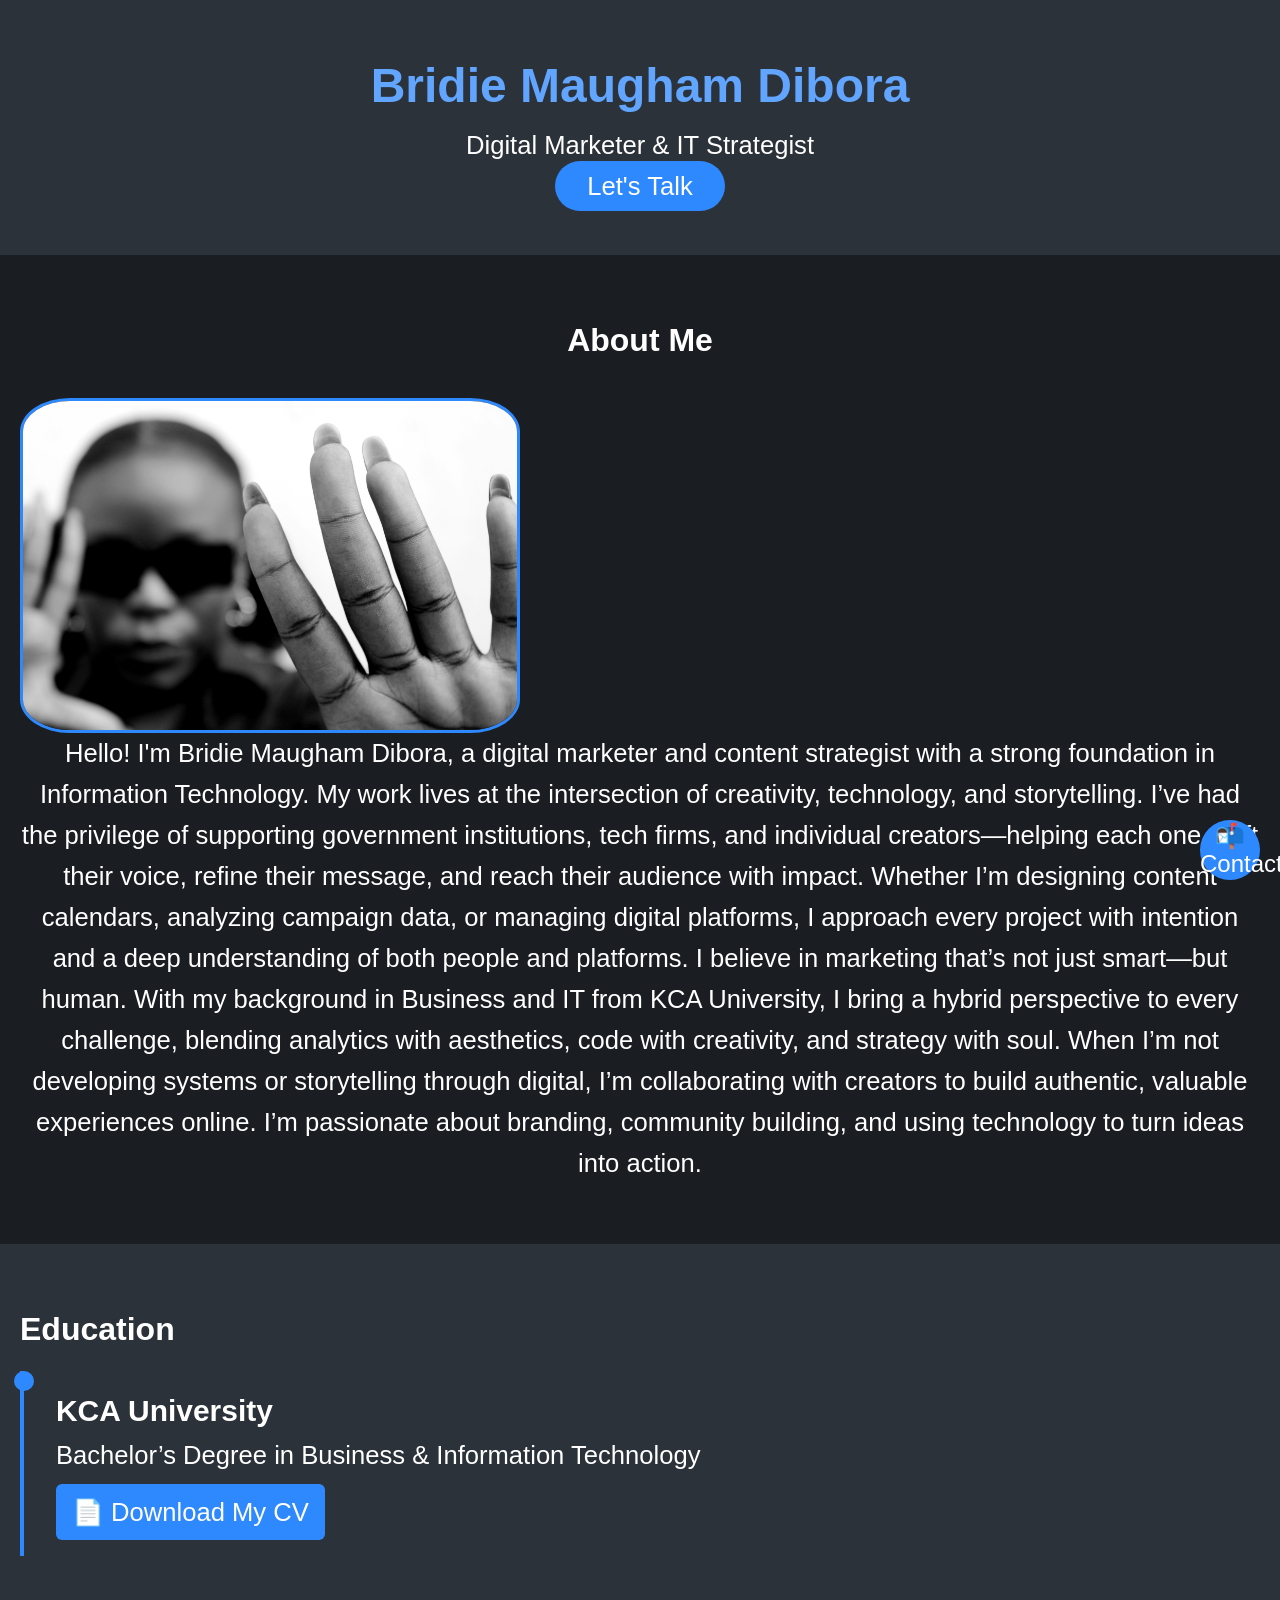
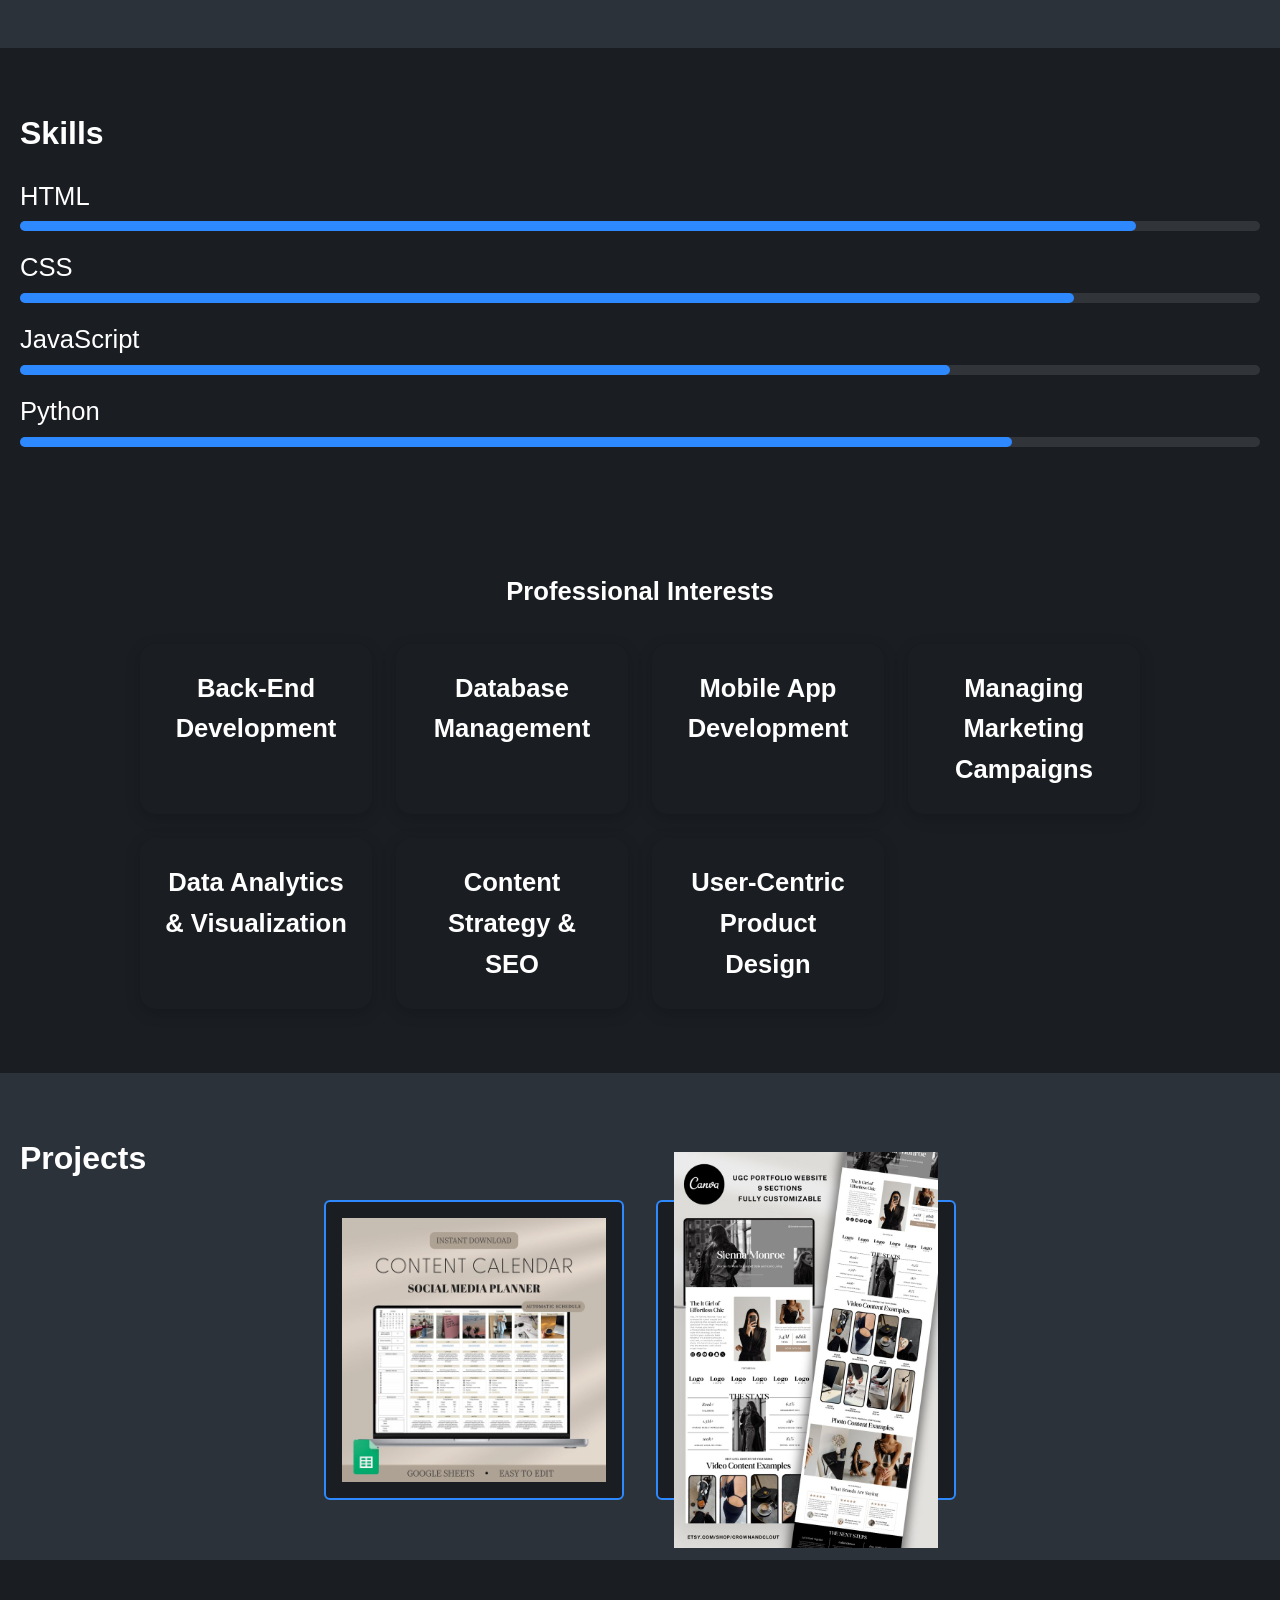
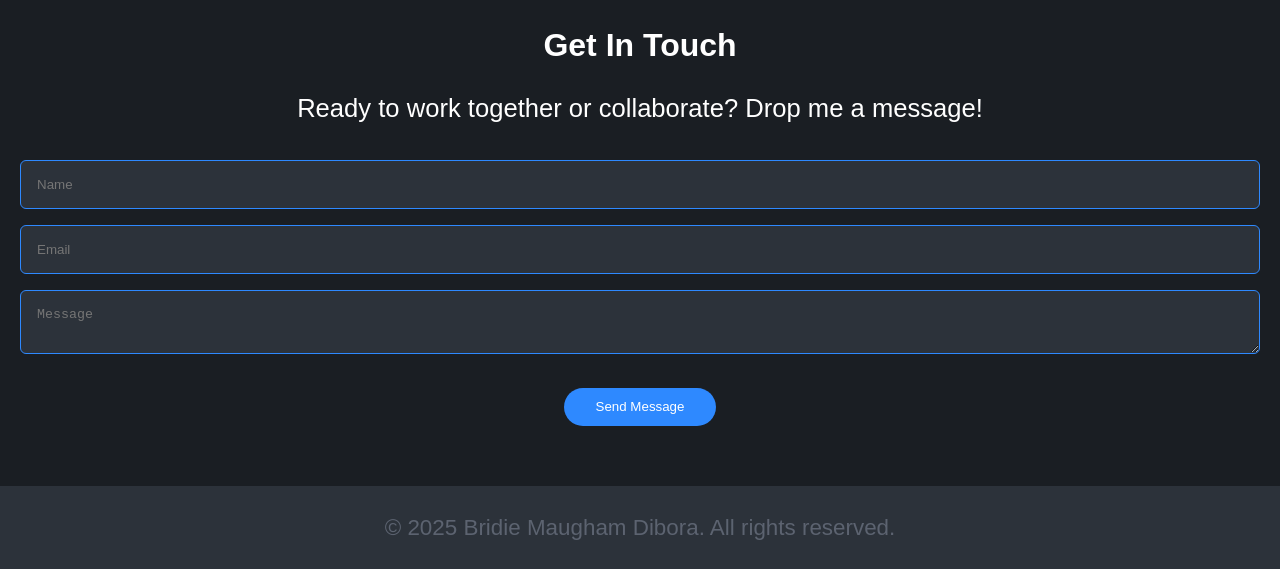
<file: index.html>
<!DOCTYPE html>
<html lang="en">
<head>
  <meta charset="UTF-8" />
  <meta name="viewport" content="width=device-width, initial-scale=1.0"/>
  <title>Bridie Maugham Dibora | Digital Marketer & Strategist</title>
  <link rel="stylesheet" href="style.css" />
  <link rel="preconnect" href="https://fonts.googleapis.com">
  <link href="https://fonts.googleapis.com/css2?family=Montserrat:wght@400;700&display=swap" rel="stylesheet">
</head>
<body>

  <!-- Floating Contact Button -->
  <button id="contact-float-btn">📬 Contact</button>

  <!-- Contact Form Modal -->
  <div id="contact-modal" class="hidden">
    <div class="contact-form">
      <span id="close-modal">&times;</span>
      <h2>Contact Me</h2>
      <form>
        <input type="text" placeholder="Your Name" required />
        <input type="email" placeholder="Your Email" required />
        <textarea placeholder="Your Message" required></textarea>
        <button type="submit">Send</button>
      </form>
    </div>
  </div>

  <!-- Header -->
  <header>
    <h1>Bridie Maugham Dibora</h1>
    <p>Digital Marketer & IT Strategist</p>
    <a href="#contact" class="btn-talk">Let's Talk</a>
  </header>

  <!-- About Section -->
<section id="about">
  <h2>About Me</h2>
  <div class="profile-pic-container">
    <img src="images/profile.jpg" alt="Bridie Maugham Dibora Profile Picture">
  </div>
 <p>
  Hello! I'm Bridie Maugham Dibora, a digital marketer and content strategist with a strong foundation in Information Technology. My work lives at the intersection of creativity, technology, and storytelling. I’ve had the privilege of supporting government institutions, tech firms, and individual creators—helping each one craft their voice, refine their message, and reach their audience with impact. Whether I’m designing content calendars, analyzing campaign data, or managing digital platforms, I approach every project with intention and a deep understanding of both people and platforms. I believe in marketing that’s not just smart—but human. With my background in Business and IT from KCA University, I bring a hybrid perspective to every challenge, blending analytics with aesthetics, code with creativity, and strategy with soul. When I’m not developing systems or storytelling through digital, I’m collaborating with creators to build authentic, valuable experiences online. I’m passionate about branding, community building, and using technology to turn ideas into action.
</p>
</section>


  <!-- Education Timeline -->
  <section id="education">
    <h2>Education</h2>
    <div class="timeline">
      <div class="timeline-item">
        <h3>KCA University</h3>
        <p>Bachelor’s Degree in Business & Information Technology</p>
        <a href="Bridie_CV.pdf" download class="btn-cv">📄 Download My CV</a>
      </div>
    </div>
  </section>

  <!-- Skills Section -->
  <section id="skills">
    <h2>Skills</h2>
    <div class="skill-bar">
      <p>HTML</p>
      <div class="bar"><div class="fill html"></div></div>
      <p>CSS</p>
      <div class="bar"><div class="fill css"></div></div>
      <p>JavaScript</p>
      <div class="bar"><div class="fill js"></div></div>
      <p>Python</p>
      <div class="bar"><div class="fill python"></div></div>
    </div>
  </section>

<section id="interests">
  <h2>Professional Interests</h2>
  <div class="interests-grid">
    <div class="interest-card">Back-End Development</div>
    <div class="interest-card">Database Management</div>
    <div class="interest-card">Mobile App Development</div>
    <div class="interest-card">Managing Marketing Campaigns</div>
    <div class="interest-card">Data Analytics & Visualization</div>
    <div class="interest-card">Content Strategy & SEO</div>
    <div class="interest-card">User-Centric Product Design</div>
  </div>
</section>

  <!-- Projects with 3D Card Flip -->
  <section id="projects">
  <h2>Projects</h2>
  <div class="cards">
    <!-- Project 1 -->
    <div class="card">
      <div class="card-inner">
        <div class="card-front">
          <img src="images/content-calendar.jpg" alt="Content Calendar App Preview">
        </div>
        <div class="card-back">
          <p>
            A content calendar app that helps creators plan monthly posts, captions, CTAs, and even recommend background sounds.
          </p>
        </div>
      </div>
    </div>

    <!-- Project 2 -->
    <div class="card">
      <div class="card-inner">
        <div class="card-front">
          <img src="images/collab-platform.jpg" alt="Creator Collaboration Platform Preview">
        </div>
        <div class="card-back">
          <p>
            A collaboration platform where creators connect with brands and peers to build, share, and grow through partnerships.
          </p>
        </div>
      </div>
    </div>
  </div>
</section>

  <!-- Contact Section -->
  <section id="contact">
    <h2>Get In Touch</h2>
    <p>Ready to work together or collaborate? Drop me a message!</p>
    <form>
      <input type="text" placeholder="Name" required />
      <input type="email" placeholder="Email" required />
      <textarea placeholder="Message" required></textarea>
      <button type="submit">Send Message</button>
    </form>
  </section>

  <footer>
    <p>© 2025 Bridie Maugham Dibora. All rights reserved.</p>
  </footer>

  <script>
    // Modal Contact Toggle
    const contactBtn = document.getElementById('contact-float-btn');
    const contactModal = document.getElementById('contact-modal');
    const closeModal = document.getElementById('close-modal');

    contactBtn.onclick = () => contactModal.classList.remove('hidden');
    closeModal.onclick = () => contactModal.classList.add('hidden');
    window.onclick = (e) => {
      if (e.target === contactModal) {
        contactModal.classList.add('hidden');
      }
    };
  </script>

</body>
</html>
</file>
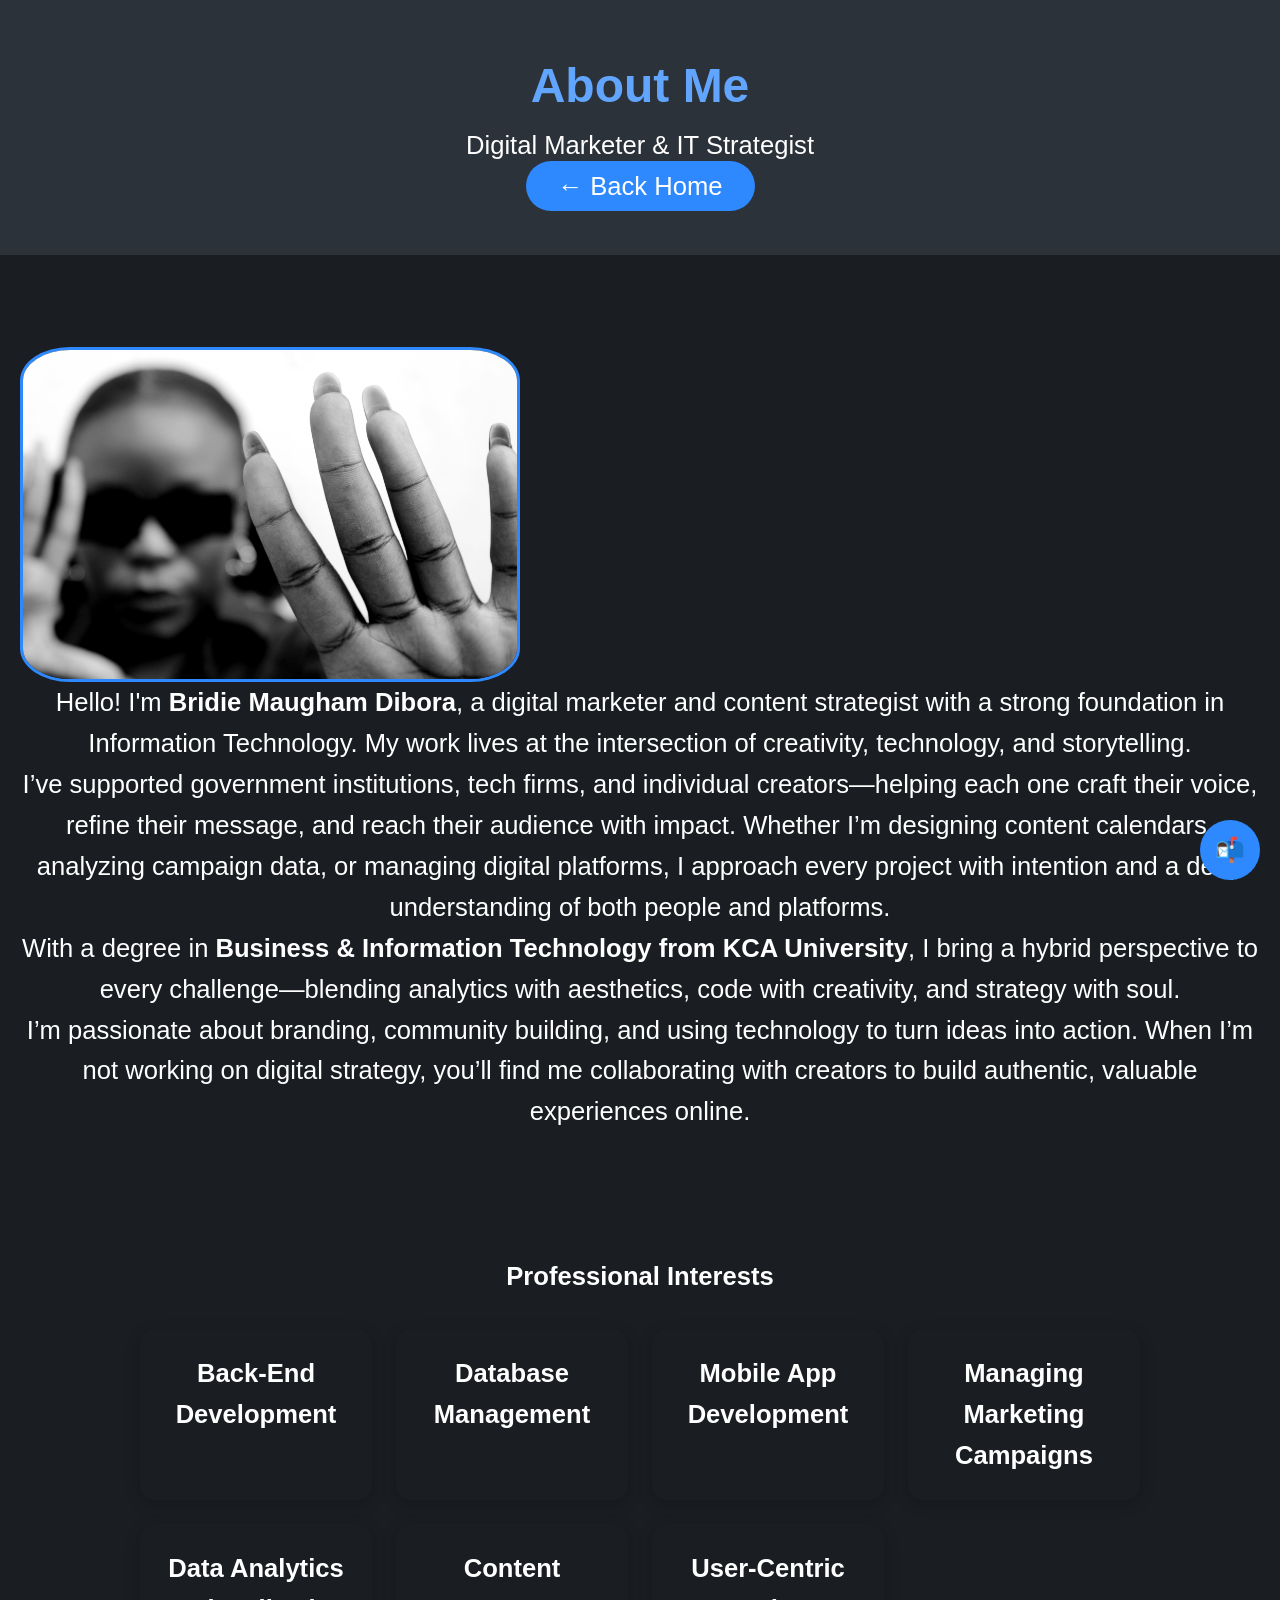
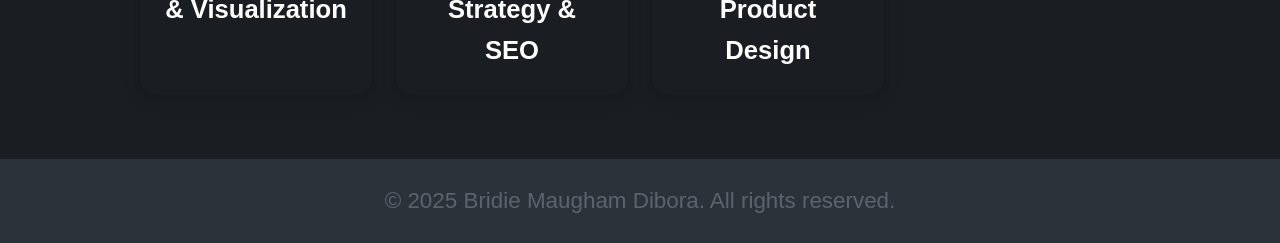
<file: about.html>
<!DOCTYPE html>
<html lang="en">
<head>
  <meta charset="UTF-8" />
  <meta name="viewport" content="width=device-width, initial-scale=1.0"/>
  <title>About | Bridie Maugham Dibora</title>
  <link rel="stylesheet" href="style.css" />
  <link rel="preconnect" href="https://fonts.googleapis.com">
  <link href="https://fonts.googleapis.com/css2?family=Montserrat:wght@400;700&display=swap" rel="stylesheet">
</head>
<body>

  <!-- Floating Contact Button -->
  <button id="contact-float-btn">📬</button>

  <!-- Contact Form Modal -->
  <div id="contact-modal" class="hidden">
    <div class="contact-form">
      <span id="close-modal">&times;</span>
      <h2>Contact Me</h2>
      <form>
        <input type="text" placeholder="Your Name" required />
        <input type="email" placeholder="Your Email" required />
        <textarea placeholder="Your Message" required></textarea>
        <button type="submit">Send</button>
      </form>
    </div>
  </div>

  <!-- Header -->
  <header>
    <h1>About Me</h1>
    <p>Digital Marketer & IT Strategist</p>
    <a href="index.html" class="btn-talk">← Back Home</a>
  </header>

  <!-- Main About Section -->
  <section id="about">
    <div class="profile-pic-container">
      <img src="images/profile.jpg" alt="Bridie Maugham Dibora Profile Picture">
    </div>

    <p>
      Hello! I'm <strong>Bridie Maugham Dibora</strong>, a digital marketer and content strategist with a strong foundation in Information Technology.  
      My work lives at the intersection of creativity, technology, and storytelling.  
    </p>

    <p>
      I’ve supported government institutions, tech firms, and individual creators—helping each one craft their voice, refine their message, and reach their audience with impact.  
      Whether I’m designing content calendars, analyzing campaign data, or managing digital platforms, I approach every project with intention and a deep understanding of both people and platforms.
    </p>

    <p>
      With a degree in <strong>Business & Information Technology from KCA University</strong>, I bring a hybrid perspective to every challenge—blending analytics with aesthetics, code with creativity, and strategy with soul.
    </p>

    <p>
      I’m passionate about branding, community building, and using technology to turn ideas into action. When I’m not working on digital strategy, you’ll find me collaborating with creators to build authentic, valuable experiences online.
    </p>
  </section>

  <!-- Professional Interests Section -->
  <section id="interests">
    <h2>Professional Interests</h2>
    <div class="interests-grid">
      <div class="interest-card">Back-End Development</div>
      <div class="interest-card">Database Management</div>
      <div class="interest-card">Mobile App Development</div>
      <div class="interest-card">Managing Marketing Campaigns</div>
      <div class="interest-card">Data Analytics & Visualization</div>
      <div class="interest-card">Content Strategy & SEO</div>
      <div class="interest-card">User-Centric Product Design</div>
    </div>
  </section>

  <!-- Footer -->
  <footer>
    <p>© 2025 Bridie Maugham Dibora. All rights reserved.</p>
  </footer>

  <!-- External JS -->
  <script src="main.js"></script>
</body>
</html>
</file>
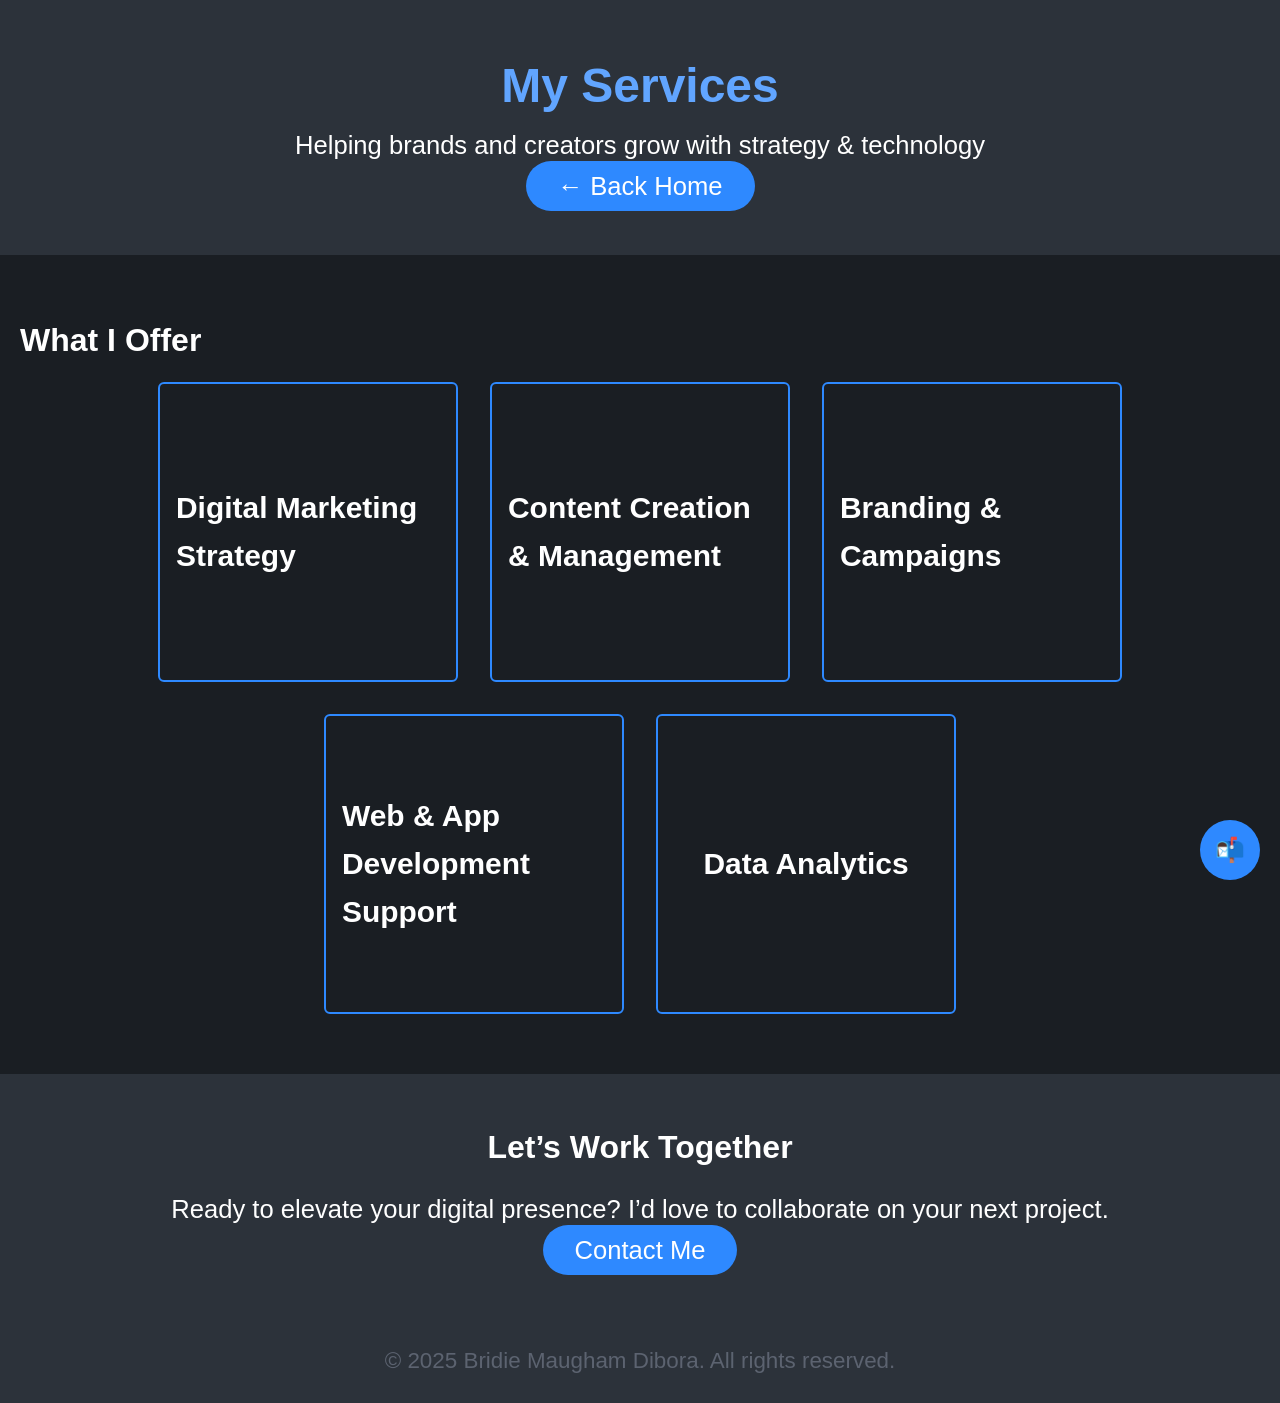
<file: services.html>
<!DOCTYPE html>
<html lang="en">
<head>
  <meta charset="UTF-8" />
  <meta name="viewport" content="width=device-width, initial-scale=1.0"/>
  <title>Services | Bridie Maugham Dibora</title>
  <link rel="stylesheet" href="style.css" />
  <link rel="preconnect" href="https://fonts.googleapis.com">
  <link href="https://fonts.googleapis.com/css2?family=Montserrat:wght@400;700&display=swap" rel="stylesheet">
</head>
<body>

  <!-- Floating Contact Button -->
  <button id="contact-float-btn">📬</button>

  <!-- Contact Form Modal -->
  <div id="contact-modal" class="hidden">
    <div class="contact-form">
      <span id="close-modal">&times;</span>
      <h2>Contact Me</h2>
      <form>
        <input type="text" placeholder="Your Name" required />
        <input type="email" placeholder="Your Email" required />
        <textarea placeholder="Your Message" required></textarea>
        <button type="submit">Send</button>
      </form>
    </div>
  </div>

  <!-- Header -->
  <header>
    <h1>My Services</h1>
    <p>Helping brands and creators grow with strategy & technology</p>
    <a href="index.html" class="btn-talk">← Back Home</a>
  </header>

  <!-- Services Section -->
  <section id="services">
    <h2>What I Offer</h2>
    <div class="cards">
      
      <!-- Service 1 -->
      <div class="card">
        <div class="card-inner">
          <div class="card-front">
            <h3>Digital Marketing Strategy</h3>
          </div>
          <div class="card-back">
            <p>
              I design tailored marketing strategies that align with your goals — from brand awareness to lead generation and community building.
            </p>
          </div>
        </div>
      </div>

      <!-- Service 2 -->
      <div class="card">
        <div class="card-inner">
          <div class="card-front">
            <h3>Content Creation & Management</h3>
          </div>
          <div class="card-back">
            <p>
              From content calendars to SEO-driven posts, I help you create and manage content that resonates with your audience.
            </p>
          </div>
        </div>
      </div>

      <!-- Service 3 -->
      <div class="card">
        <div class="card-inner">
          <div class="card-front">
            <h3>Branding & Campaigns</h3>
          </div>
          <div class="card-back">
            <p>
              Building authentic, memorable brands and managing marketing campaigns that connect meaningfully with people.
            </p>
          </div>
        </div>
      </div>

      <!-- Service 4 -->
      <div class="card">
        <div class="card-inner">
          <div class="card-front">
            <h3>Web & App Development Support</h3>
          </div>
          <div class="card-back">
            <p>
              Leveraging my IT background, I provide insights into web projects, app development, and user-centric digital experiences.
            </p>
          </div>
        </div>
      </div>

      <!-- Service 5 -->
      <div class="card">
        <div class="card-inner">
          <div class="card-front">
            <h3>Data Analytics</h3>
          </div>
          <div class="card-back">
            <p>
              Turning data into insights — analyzing trends, measuring performance, and optimizing strategies for better outcomes.
            </p>
          </div>
        </div>
      </div>

    </div>
  </section>

  <!-- Call to Action -->
  <section id="cta" style="text-align: center; padding: 3rem 2rem; background-color: var(--dark-gray);">
    <h2>Let’s Work Together</h2>
    <p>Ready to elevate your digital presence? I’d love to collaborate on your next project.</p>
    <a href="#contact" class="btn-talk">Contact Me</a>
  </section>

  <!-- Footer -->
  <footer>
    <p>© 2025 Bridie Maugham Dibora. All rights reserved.</p>
  </footer>

  <!-- External JS -->
  <script src="main.js"></script>
</body>
</html>
</file>
<file: style.css>
/*-----------------------------------*\
  #CUSTOM PROPERTIES
\*-----------------------------------*/
:root {
  --white: hsla(0, 0%, 100%, 1);
  --white_a10: hsla(0, 0%, 100%, 0.10);
  --blue: hsla(214, 100%, 59%, 1);
  --light-blue: hsla(214, 100%, 69%, 1);
  --black: hsla(216, 15%, 12%, 1);
  --dark-gray: hsla(216, 14%, 20%, 1);
  --gray: hsla(220, 10%, 40%, 1);

  --ff: 'Monotype corsiva', sans-serif;

  --fs-title: 3rem;
  --fs-subtitle: 2rem;
  --fs-body: 1.6rem;

  --fw-700: 700;

  --transition: 0.3s ease;
  --radius-6: 6px;
  --radius-pill: 100px;
}

/*-----------------------------------*\
  #RESET
\*-----------------------------------*/
*,
*::before,
*::after {
  margin: 0;
  padding: 0;
  box-sizing: border-box;
}
body {
  font-family: var(--ff);
  background-color: var(--black);
  color: var(--white);
  line-height: 1.6;
  font-size: var(--fs-body);
  scroll-behavior: smooth;
}
img {
  max-width: 100%;
  display: block;
}
a {
  text-decoration: none;
  color: inherit;
}
button {
  border: none;
  cursor: pointer;
  font-family: inherit;
}
section {
  padding: 60px 20px;
}

/*-----------------------------------*\
  #HEADERS
\*-----------------------------------*/
h1, h2, h3 {
  color: var(--white);
}
h1 {
  font-size: var(--fs-title);
}
h2 {
  font-size: var(--fs-subtitle);
  margin-bottom: 1rem;
}

/*-----------------------------------*\
  #HEADER SECTION
\*-----------------------------------*/
header {
  text-align: center;
  padding: 3rem 2rem;
  background-color: var(--dark-gray);
}
header h1 {
  color: var(--light-blue);
}
.btn-talk {
  background-color: var(--blue);
  color: var(--white);
  padding: 0.7rem 2rem;
  border-radius: var(--radius-pill);
  margin-top: 1.5rem;
  transition: var(--transition);
}
.btn-talk:hover {
  background-color: var(--light-blue);
}

/*-----------------------------------*\
  #ABOUT SECTION
\*-----------------------------------*/
#about {
  background-color: var(--black);
  text-align: center;
}
#about .profile-pic-container {
  margin-top: 2rem;
}
#about img {
  width: 500px;
  border-radius: 10%;
  border: 3px solid var(--blue);
}

/*-----------------------------------*\
  #EDUCATION TIMELINE
\*-----------------------------------*/
#education {
  background-color: var(--dark-gray);
}
.timeline-item {
  border-left: 4px solid var(--blue);
  padding: 1rem 2rem;
  margin-bottom: 2rem;
  position: relative;
}
.timeline-item::before {
  content: '';
  position: absolute;
  top: 0;
  left: -10px;
  background-color: var(--blue);
  width: 20px;
  height: 20px;
  border-radius: 50%;
}
.btn-cv {
  background-color: var(--blue);
  color: var(--white);
  padding: 0.5rem 1rem;
  border-radius: var(--radius-6);
  margin-top: 0.5rem;
  display: inline-block;
}

/*-----------------------------------*\
  #SKILLS
\*-----------------------------------*/
#skills {
  background-color: var(--black);
}
.skill-bar p {
  margin: 1rem 0 0.3rem;
}
.bar {
  background-color: var(--white_a10);
  height: 10px;
  border-radius: var(--radius-pill);
}
.fill {
  height: 100%;
  border-radius: var(--radius-pill);
  background-color: var(--blue);
  animation: grow 2s ease forwards;
}
.fill.html { width: 90%; }
.fill.css { width: 85%; }
.fill.js { width: 75%; }
.fill.python { width: 80%; }

@keyframes grow {
  from { width: 0; }
}

/*-----------------------------------*\
  #PROJECTS
\*-----------------------------------*/
#projects {
  background-color: var(--dark-gray);
  text-align: left;
}
.cards {
  display: flex;
  flex-wrap: wrap;
  justify-content: center;
  gap: 2rem;
}
.card {
  width: 300px;
  height: 300px;
  perspective: 1000px;
}
.card-inner {
  position: relative;
  width: 100%;
  height: 100%;
  transition: transform 0.8s;
  transform-style: preserve-3d;
}
.card:hover .card-inner {
  transform: rotateY(180deg);
}
.card-front, .card-back {
  position: absolute;
  width: 100%;
  height: 100%;
  background-color: var(--black);
  color: var(--white);
  border: 2px solid var(--blue);
  border-radius: var(--radius-6);
  display: flex;
  justify-content: center;
  align-items: center;
  padding: 1rem;
  backface-visibility: hidden;
}
.card-back {
  transform: rotateY(180deg);
}

/*-----------------------------------*\
  #CONTACT
\*-----------------------------------*/
#contact {
  background-color: var(--black);
  text-align: center;
}
#contact form {
  margin-top: 2rem;
}
#contact input,
#contact textarea {
  width: 100%;
  padding: 1rem;
  margin-bottom: 1rem;
  background-color: var(--dark-gray);
  border-radius: var(--radius-6);
  color: var(--white);
  border: 1px solid var(--blue);
}
#contact button {
  background-color: var(--blue);
  color: var(--white);
  padding: 0.7rem 2rem;
  border-radius: var(--radius-pill);
  transition: var(--transition);
}
#contact button:hover {
  background-color: var(--light-blue);
}

/*-----------------------------------*\
  #FLOATING CONTACT BUTTON + MODAL
\*-----------------------------------*/
#contact-float-btn {
  position: fixed;
  bottom: 20px;
  right: 20px;
  background: var(--blue);
  color: white;
  border-radius: 50%;
  width: 60px;
  height: 60px;
  font-size: 24px;
  z-index: 1000;
}
#contact-modal.hidden {
  display: none;
}
#contact-modal {
  position: fixed;
  top: 0;
  left: 0;
  width: 100%;
  height: 100%;
  background: rgba(15, 15, 15, 0.95);
  display: flex;
  justify-content: center;
  align-items: center;
  z-index: 999;
}
.contact-form {
  background-color: var(--dark-gray);
  padding: 2rem;
  border-radius: var(--radius-6);
  color: var(--white);
  width: 300px;
  position: relative;
}
.contact-form input,
.contact-form textarea {
  background-color: var(--black);
  border: 1px solid var(--blue);
  color: var(--white);
  padding: 0.7rem;
  margin-bottom: 1rem;
}
.contact-form button {
  width: 100%;
  background: var(--blue);
  color: var(--white);
  padding: 0.7rem;
  border-radius: var(--radius-pill);
}
#close-modal {
  position: absolute;
  right: 10px;
  top: 10px;
  color: var(--white);
  font-size: 1.5rem;
  cursor: pointer;
}

/*-----------------------------------*\
  #FOOTER
\*-----------------------------------*/
footer {
  text-align: center;
  padding: 1.5rem;
  background-color: var(--dark-gray);
  color: var(--gray);
  font-size: 1.4rem;
}
#interests {
  padding: 4rem 2rem;
  background-color: var(--charcoal);
  color: var(--white);
  text-align: center;
}

#interests h2 {
  font-size: var(--fs-1);
  margin-bottom: 2rem;
  color: var(--blue-light);
}

.interests-grid {
  display: grid;
  grid-template-columns: repeat(auto-fit, minmax(200px, 1fr));
  gap: 1.5rem;
  max-width: 1000px;
  margin: 0 auto;
}

.interest-card {
  background-color: var(--gunmetal);
  padding: 1.5rem;
  border-radius: 1rem;
  box-shadow: 0 4px 15px rgba(0,0,0,0.2);
  transition: transform 0.3s ease, background-color 0.3s ease;
  font-size: var(--fs-3);
  font-weight: bold;
  color: var(--white);
}

.interest-card:hover {
  background-color: var(--blue);
  transform: translateY(-5px);
  color: var(--white);
}
</file>
